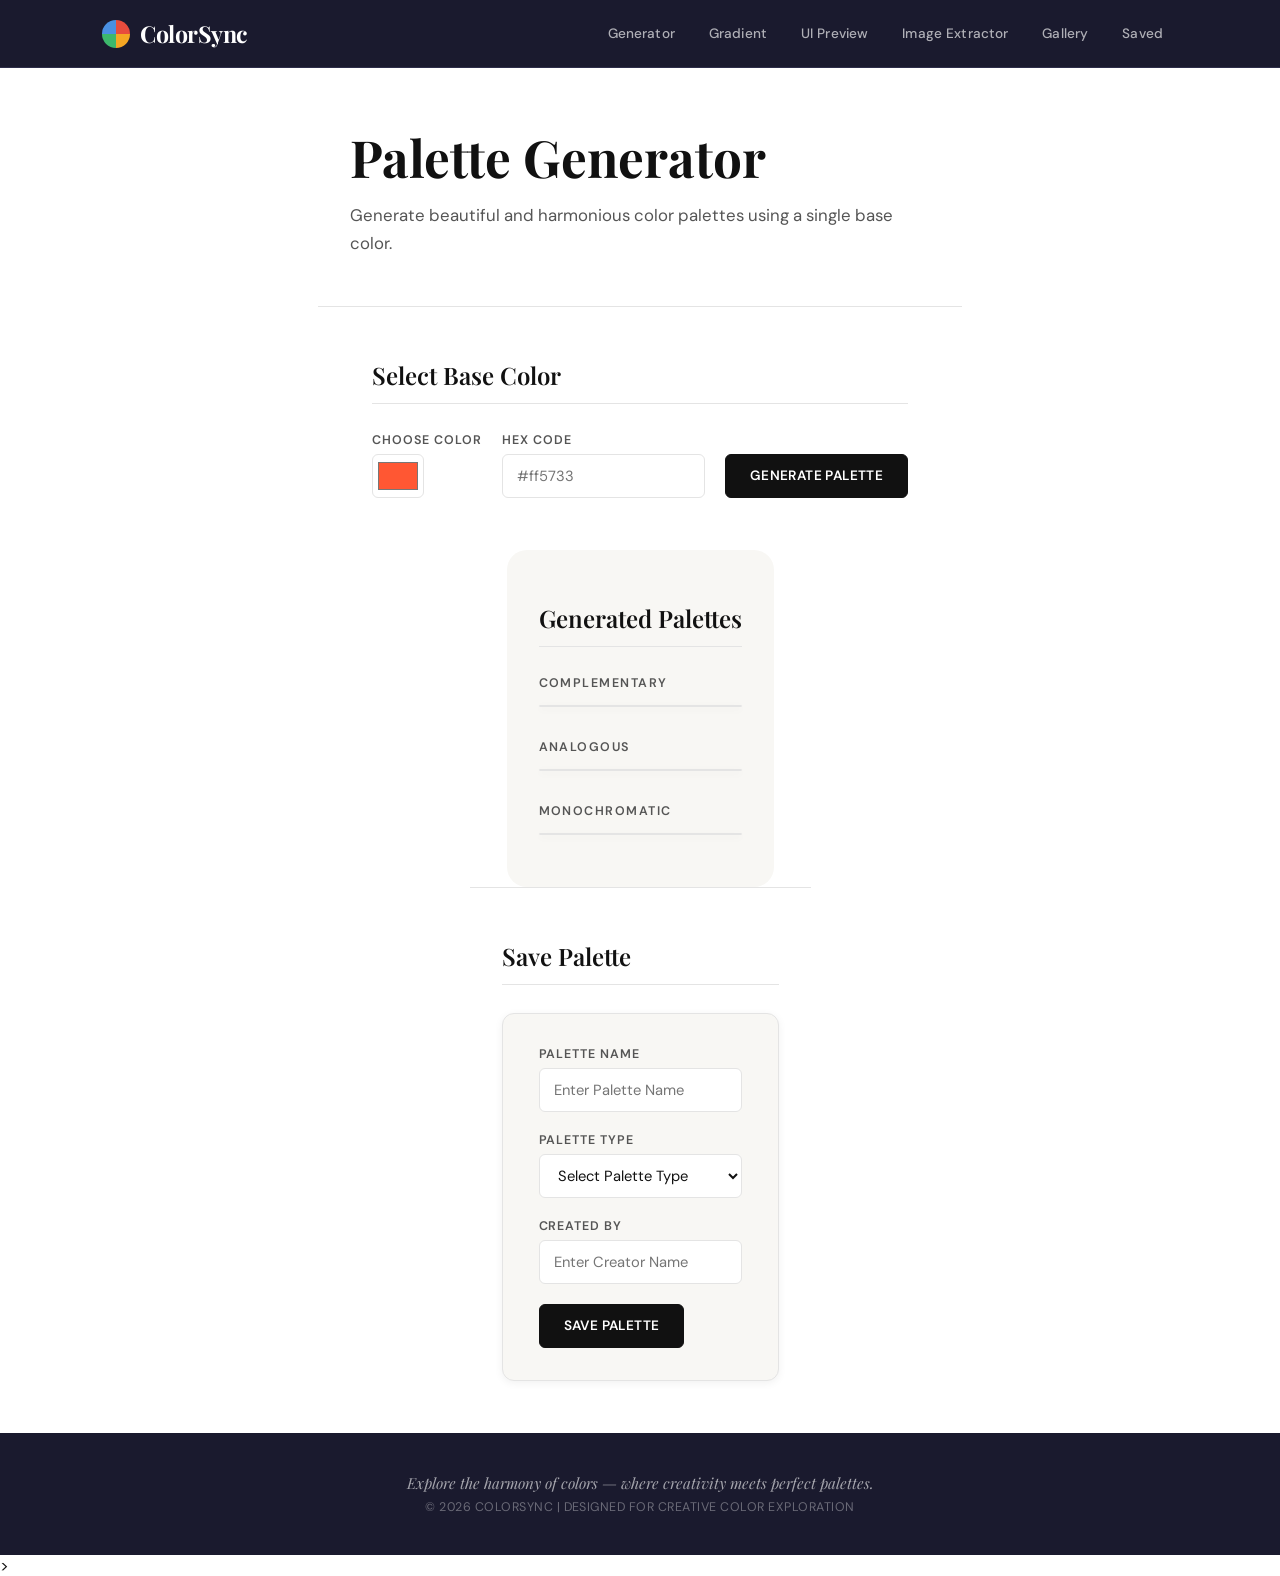
<file: index.html>
<!DOCTYPE html>
<html lang="en">
<head>
    <meta charset="UTF-8">
    <meta name="viewport" content="width=device-width, initial-scale=1.0">
    <title>ColorSync | Palette Generator</title>
    <link rel="stylesheet" href="style.css">
    <link rel="icon" href="data:image/svg+xml,<svg xmlns=%22http://www.w3.org/2000/svg%22 viewBox=%220 0 100 100%22><text y=%22.9em%22 font-size=%2290%22>🎨</text></svg>">
</head>
<body>

    <!--HEADER / NAVIGATION-->
    <header class="main-header">
        <div class="nav-container">

            <div class="logo">
                <span class="logo-graphic"></span>
                ColorSync
            </div>

            <nav class="nav-menu">
                <a href="index.html">Generator</a>
                <a href="gradient.html">Gradient</a>
                <a href="lightdark.html">UI Preview</a>
                <a href="image.html">Image Extractor</a>
                <a href="gallery.html">Gallery</a>
                <a href="saved.html">Saved</a>
            </nav>

        </div>
    </header>


    <!--PAGE INTRO-->
    <section class="page-intro">
        <h1>Palette Generator</h1>
        <p>Generate beautiful and harmonious color palettes using a single base color.</p>
    </section>


    <!--COLOR GENERATOR SECTION-->
    <section class="generator-section">
        <h2>Select Base Color</h2>
        <div class="generator-controls">

            <div class="input-group">
                <label for="colorPicker">Choose Color</label>
                <input type="color" id="colorPicker" value="#ff5733">
            </div>

            <div class="input-group">
                <label for="hexInput">HEX Code</label>
                <input type="text" id="hexInput"placeholder="#ff5733">
            </div>

            <button id="generatePaletteButton">Generate Palette</button>

        </div>
    </section>


    <!--GENERATED PALETTES-->
    <section class="palette-display-section">
        <h2>Generated Palettes</h2>

        <!--COMPLEMENTARY PALETTE-->
        <div class="palette-section">
            <h3>Complementary</h3>
            <div id="complementaryPalette"></div>
        </div>

        <!--ANALOGOUS PALETTE-->
        <div class="palette-section">
            <h3>Analogous</h3>
            <div id="analogousPalette"></div>
        </div>

        <!--MONOCHROMATIC PALETTE-->
        <div class="palette-section">
            <h3>Monochromatic</h3>
            <div id="monochromaticPalette"></div>
        </div>

    </section>


    <!--SAVE PALETTE FORM-->
    <section class="form-section">
        <h2>Save Palette</h2>
        <form id="paletteForm">

            <div class="form-group">
                <label for="paletteName">Palette Name</label>
                <input type="text" id="paletteName" placeholder="Enter Palette Name" required>
            </div>

            <div class="form-group">
                <label for="paletteCategory">Palette Type</label>
                <select id="paletteCategory" required>
                    <option value="">Select Palette Type</option>
                    <option value="complementary">Complementary</option>
                    <option value="analogous">Analogous</option>
                    <option value="monochromatic">Monochromatic</option>
                </select>
            </div>
            
            <div class="form-group">
                <label for="creatorName">Created By</label>
                <input type="text" id="creatorName" placeholder="Enter Creator Name" required>
            </div>

            <button type="submit" id="savePaletteButton">Save Palette</button>

        </form>
    </section>


    <!--TOAST NOTIFICATION-->
    <div id="toast"></div>


    <!--FOOTER-->
    <footer class="main-footer">
        <p class="footer-text">Explore the harmony of colors — where creativity meets perfect palettes.</p>
        <p class="copyright">&copy; 2026 ColorSync | Designed for creative color exploration</p>
    </footer>


    <!--JAVASCRIPT-->
    <script src="index.js"></script>

</body>
</html>>
</file>
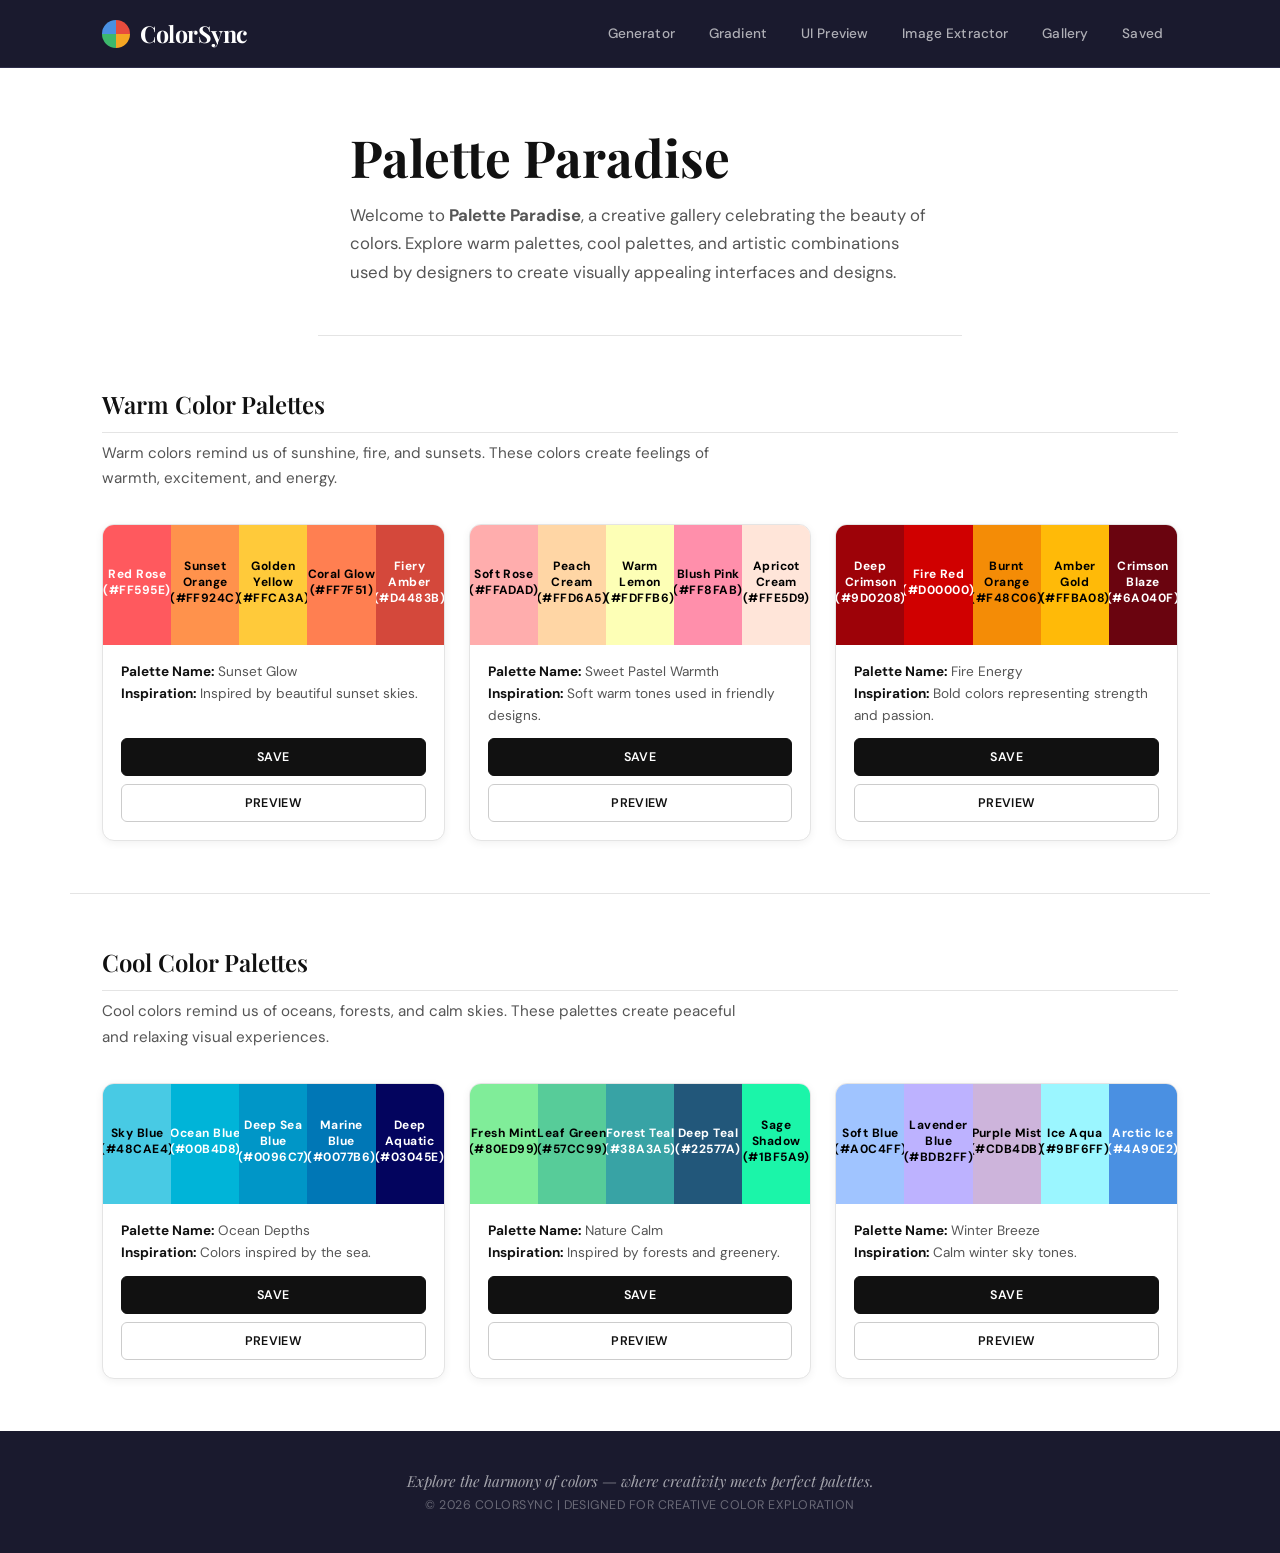
<file: gallery.html>
<!DOCTYPE html>
<html lang="en">
<head>
    <meta charset="UTF-8">
    <meta name="viewport" content="width=device-width, initial-scale=1.0">
    <title>Palette Paradise | ColorSync</title>
    <link rel="stylesheet" href="style.css">
    <link rel="icon" href="data:image/svg+xml,<svg xmlns=%22http://www.w3.org/2000/svg%22 viewBox=%220 0 100 100%22><text y=%22.9em%22 font-size=%2290%22>🎨</text></svg>">
</head>
<body>

    <!--HEADER / NAVIGATION-->
    <header class="main-header">
        <div class="nav-container">

            <div class="logo">
                <span class="logo-graphic"></span>
                ColorSync
            </div>

            <nav class="nav-menu">
                <a href="index.html">Generator</a>
                <a href="gradient.html">Gradient</a>
                <a href="lightdark.html">UI Preview</a>
                <a href="image.html">Image Extractor</a>
                <a href="gallery.html">Gallery</a>
                <a href="saved.html">Saved</a>
            </nav>

        </div>
    </header>


    <!--MAIN CONTENT-->
    <main class="content-wrapper">

        <!--PAGE INTRO-->
        <section class="intro-section">
            <h1 class="bright-heading">Palette Paradise</h1>
            <p>Welcome to <strong>Palette Paradise</strong>, a creative gallery celebrating the beauty of colors. Explore warm palettes, cool palettes, and artistic combinations used by designers to create visually appealing interfaces and designs.</p>
        </section>

        <!--WARM COLOR PALETTES-->
        <section class="palette-group">
            <h2>Warm Color Palettes</h2>
            <p>Warm colors remind us of sunshine, fire, and sunsets. These colors create feelings of warmth, excitement, and energy.</p>

            <!-- Palette Grid -->
            <div class="palette-grid">

                <!--PALETTE CARD 1-->
                <article class="palette-card">
                    <div class="color-swatch-container">
                        <div class="swatch" style="background-color: #FF595E;" data-color="#FF595E">Red Rose (#FF595E)</div>
                        <div class="swatch" style="background-color: #FF924C;" data-color="#FF924C">Sunset Orange (#FF924C)</div>
                        <div class="swatch" style="background-color: #FFCA3A;" data-color="#FFCA3A">Golden Yellow (#FFCA3A)</div>
                        <div class="swatch" style="background-color: #FF7F51;" data-color="#FF7F51">Coral Glow (#FF7F51)</div>
                        <div class="swatch" style="background-color: #D4483B;" data-color="#D4483B">Fiery Amber (#D4483B)</div>
                    </div>
                    <div class="palette-info">
                        <strong>Palette Name:</strong>
                        Sunset Glow
                        <br>
                        <span>
                            <strong>Inspiration:</strong>
                            Inspired by beautiful sunset skies.
                        </span>
                    </div>
                    <button class="btn-save" onclick="savePalette(this)">Save</button>
                    <button class="btn-preview" onclick="previewPalette(this)">Preview</button>
                </article>

                <!--PALETTE CARD 2-->
                <article class="palette-card">
                    <div class="color-swatch-container">
                        <div class="swatch" style="background-color: #FFADAD;" data-color="#FFADAD">Soft Rose (#FFADAD)</div>
                        <div class="swatch" style="background-color: #FFD6A5;" data-color="#FFD6A5">Peach Cream (#FFD6A5)</div>
                        <div class="swatch" style="background-color: #FDFFB6;" data-color="#FDFFB6">Warm Lemon (#FDFFB6)</div>
                        <div class="swatch" style="background-color: #FF8FAB;" data-color="#FF8FAB">Blush Pink (#FF8FAB)</div>
                        <div class="swatch" style="background-color: #FFE5D9;" data-color="#FFE5D9">Apricot Cream (#FFE5D9)</div>
                    </div>
                    <div class="palette-info">
                        <strong>Palette Name:</strong>
                        Sweet Pastel Warmth
                        <br>
                        <span>
                            <strong>Inspiration:</strong>
                            Soft warm tones used in friendly designs.
                        </span>
                    </div>
                    <button class="btn-save" onclick="savePalette(this)">Save</button>
                    <button class="btn-preview" onclick="previewPalette(this)">Preview</button>
                </article>

                <!--PALETTE CARD 3-->
                <article class="palette-card">
                    <div class="color-swatch-container">
                        <div class="swatch" style="background-color: #9D0208;" data-color="#9D0208">Deep Crimson (#9D0208)</div>
                        <div class="swatch" style="background-color: #D00000;" data-color="#D00000">Fire Red (#D00000)</div>
                        <div class="swatch" style="background-color: #F48C06;" data-color="#F48C06">Burnt Orange (#F48C06)</div>
                        <div class="swatch" style="background-color: #FFBA08;" data-color="#FFBA08">Amber Gold (#FFBA08)</div>
                        <div class="swatch" style="background-color: #6A040F;" data-color="#6A040F">Crimson Blaze (#6A040F)</div>
                    </div>
                    <div class="palette-info">
                        <strong>Palette Name:</strong>
                        Fire Energy
                        <br>
                        <span>
                            <strong>Inspiration:</strong>
                            Bold colors representing strength and passion.
                        </span>
                    </div>
                    <button class="btn-save" onclick="savePalette(this)">Save</button>
                    <button class="btn-preview" onclick="previewPalette(this)">Preview</button>
                </article>
            </div>
        </section>

        <!--COOL COLOR PALETTES-->
        <section class="palette-group">
            <h2>Cool Color Palettes</h2>
            <p>Cool colors remind us of oceans, forests, and calm skies. These palettes create peaceful and relaxing visual experiences.</p>

            <!-- Palette Grid -->
            <div class="palette-grid">

                <!--PALETTE CARD 4-->
                <article class="palette-card">
                    <div class="color-swatch-container">
                        <div class="swatch" style="background-color: #48CAE4;" data-color="#48CAE4">Sky Blue (#48CAE4)</div>
                        <div class="swatch" style="background-color: #00B4D8;" data-color="#00B4D8">Ocean Blue (#00B4D8)</div>
                        <div class="swatch" style="background-color: #0096C7;" data-color="#0096C7">Deep Sea Blue (#0096C7)</div>
                        <div class="swatch" style="background-color: #0077B6;" data-color="#0077B6">Marine Blue (#0077B6)</div>
                        <div class="swatch" style="background-color: #03045E;" data-color="#03045E">Deep Aquatic (#03045E)</div>
                    </div>
                    <div class="palette-info">
                        <strong>Palette Name:</strong>
                        Ocean Depths
                        <br>
                        <span>
                            <strong>Inspiration:</strong>
                            Colors inspired by the sea.
                        </span>
                    </div>
                    <button class="btn-save" onclick="savePalette(this)">Save</button>
                    <button class="btn-preview" onclick="previewPalette(this)">Preview</button>
                </article>

                <!--PALETTE CARD 5-->
                <article class="palette-card">
                    <div class="color-swatch-container">
                        <div class="swatch" style="background-color: #80ED99;" data-color="#80ED99">Fresh Mint (#80ED99)</div>
                        <div class="swatch" style="background-color: #57CC99;" data-color="#57CC99">Leaf Green (#57CC99)</div>
                        <div class="swatch" style="background-color: #38A3A5;" data-color="#38A3A5">Forest Teal (#38A3A5)</div>
                        <div class="swatch" style="background-color: #22577A;" data-color="#22577A">Deep Teal (#22577A)</div>
                        <div class="swatch" style="background-color: #1BF5A9;" data-color="#1BF5A9">Sage Shadow (#1BF5A9)</div>
                    </div>
                    <div class="palette-info">
                        <strong>Palette Name:</strong>
                        Nature Calm
                        <br>
                        <span>
                            <strong>Inspiration:</strong>
                            Inspired by forests and greenery.
                        </span>
                    </div>
                    <button class="btn-save" onclick="savePalette(this)">Save</button>
                    <button class="btn-preview" onclick="previewPalette(this)">Preview</button>
                </article>

                <!--PALETTE CARD 6-->
                <article class="palette-card">
                    <div class="color-swatch-container">
                        <div class="swatch" style="background-color: #A0C4FF;" data-color="#A0C4FF">Soft Blue (#A0C4FF)</div>
                        <div class="swatch" style="background-color: #BDB2FF;" data-color="#BDB2FF">Lavender Blue (#BDB2FF)</div>
                        <div class="swatch" style="background-color: #CDB4DB;" data-color="#CDB4DB">Purple Mist (#CDB4DB)</div>
                        <div class="swatch" style="background-color: #9BF6FF;" data-color="#9BF6FF">Ice Aqua (#9BF6FF)</div>
                        <div class="swatch" style="background-color: #4A90E2;" data-color="#4A90E2">Arctic Ice (#4A90E2)</div>
                    </div>
                    <div class="palette-info">
                        <strong>Palette Name:</strong>
                        Winter Breeze
                        <br>
                        <span>
                            <strong>Inspiration:</strong>
                            Calm winter sky tones.
                        </span>
                    </div>
                    <button class="btn-save" onclick="savePalette(this)">Save</button>
                    <button class="btn-preview" onclick="previewPalette(this)">Preview</button>
                </article>
            </div>
        </section>

    </main>


    <!--FOOTER-->
    <footer class="main-footer">
        <p class="footer-text">Explore the harmony of colors — where creativity meets perfect palettes.</p>
        <p class="copyright">&copy; 2026 ColorSync | Designed for creative color exploration</p>
    </footer>

    <!--JAVASCRIPT-->
    <script src="gallery.js"></script>

</body>
</html>
</file>
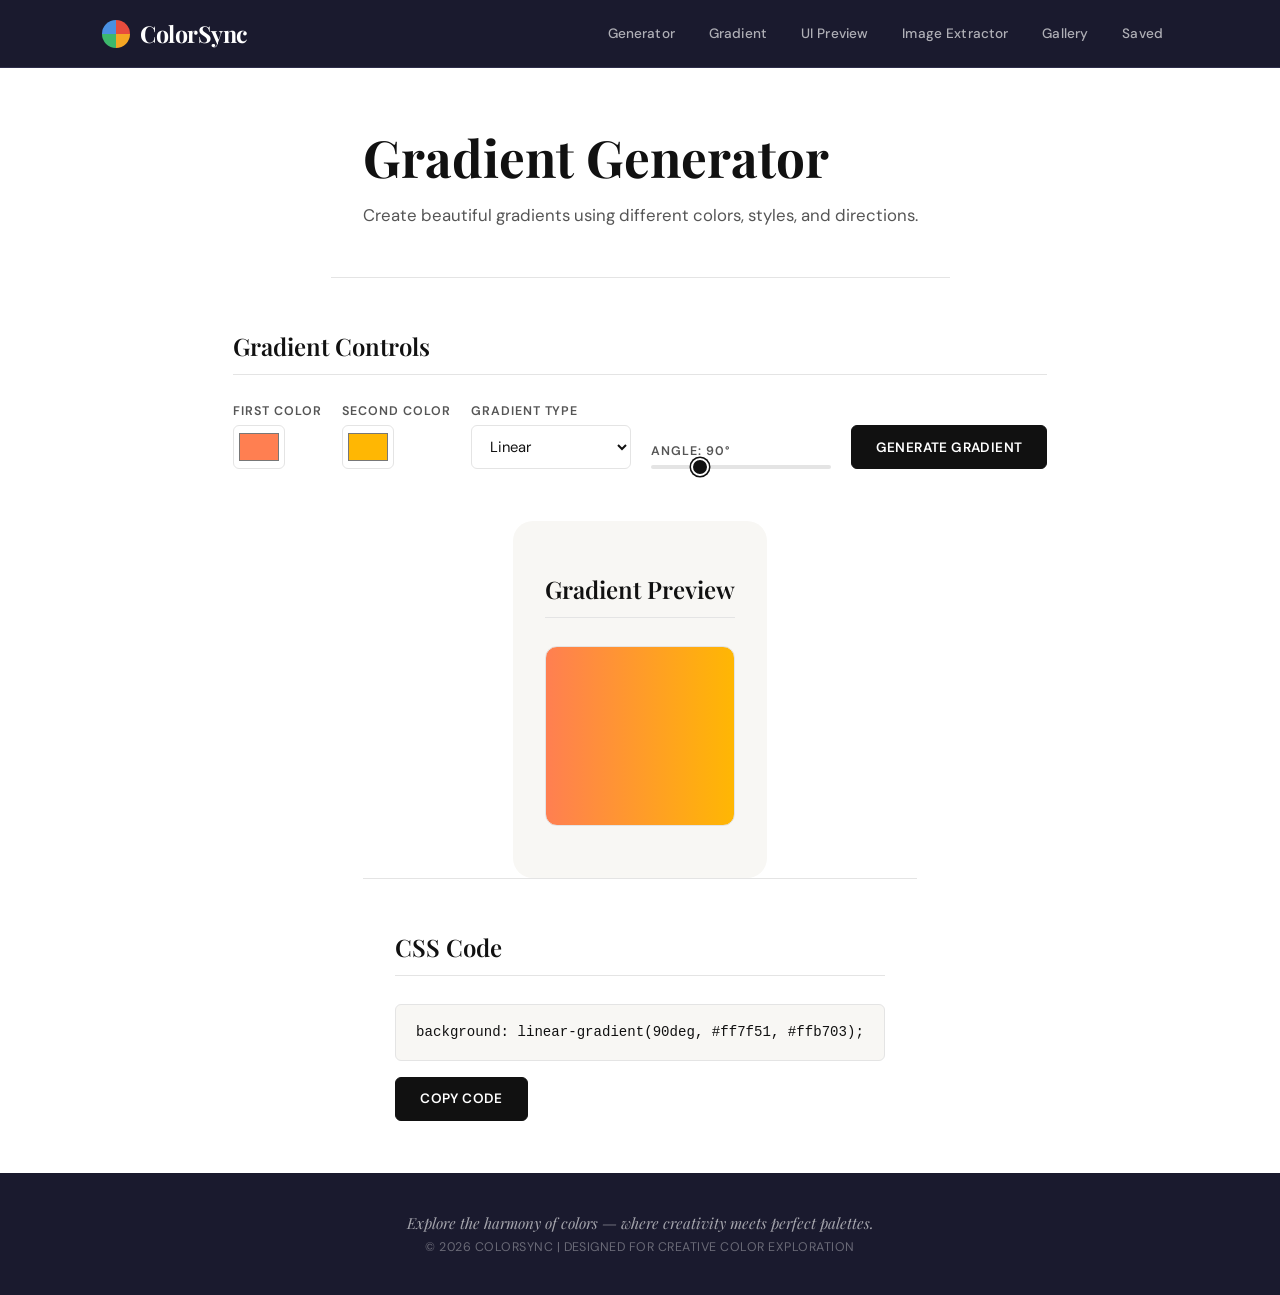
<file: gradient.html>
<!DOCTYPE html>
<html lang="en">
<head>
    <meta charset="UTF-8">
    <meta name="viewport" content="width=device-width, initial-scale=1.0">
    <title>ColorSync | Gradient Generator</title>
    <link rel="stylesheet" href="style.css">
    <link rel="icon" href="data:image/svg+xml,<svg xmlns=%22http://www.w3.org/2000/svg%22 viewBox=%220 0 100 100%22><text y=%22.9em%22 font-size=%2290%22>🎨</text></svg>">
</head>
<body>

    <!--HEADER / NAVIGATION-->
    <header class="main-header">
        <div class="nav-container">

            <div class="logo">
                <span class="logo-graphic"></span>
                ColorSync
            </div>

            <nav class="nav-menu">
                <a href="index.html">Generator</a>
                <a href="gradient.html">Gradient</a>
                <a href="lightdark.html">UI Preview</a>
                <a href="image.html">Image Extractor</a>
                <a href="gallery.html">Gallery</a>
                <a href="saved.html">Saved</a>
            </nav>
        </div>
    </header>


    <!--PAGE INTRO-->
    <section class="page-intro">
        <h1>Gradient Generator</h1>
        <p>Create beautiful gradients using different colors, styles, and directions.</p>
    </section>


    <!--GRADIENT CONTROLS-->
    <section class="generator-section">
        <h2>Gradient Controls</h2>
        <div class="generator-controls">

            <div class="input-group">
                <label for="color1">First Color</label>
                <input type="color" id="color1" value="#ff7f51">
            </div>

            <div class="input-group">
                <label for="color2">Second Color</label>
                <input type="color" id="color2" value="#ffb703">
            </div>

            <div class="input-group">
                <label for="gradientType">Gradient Type</label>
                <select id="gradientType">
                    <option value="linear">Linear</option>
                    <option value="radial">Radial</option>
                </select>
            </div>

            <div class="input-group">
                <label for="angleSlider">
                    Angle:
                    <span id="angleValue">90</span>°
                </label>
                <input type="range" id="angleSlider" min="0" max="360" value="90">
            </div>
            
            <button id="generateGradientButton">Generate Gradient</button>

        </div>
    </section>


    <!--GRADIENT PREVIEW-->
    <section class="preview-section-wrapper">
        <h2>Gradient Preview</h2>
        <div id="gradientPreview"></div>
    </section>

    
    <!--CSS OUTPUT-->
    <section class="css-section">
        <h2>CSS Code</h2>
        <p id="cssCode">linear-gradient(to right, #000000, #ffffff)</p>
        <button id="copyCodeButton">Copy Code</button>
    </section>


    <!--TOAST NOTIFICATION-->
    <div id="toast"></div>


    <!--FOOTER-->
    <footer class="main-footer">
        <p class="footer-text">Explore the harmony of colors — where creativity meets perfect palettes.</p>
        <p class="copyright">&copy; 2026 ColorSync | Designed for creative color exploration</p>
    </footer>


    <!--JAVASCRIPT-->
    <script src="gradient.js"></script>

</body>
</html>
</file>
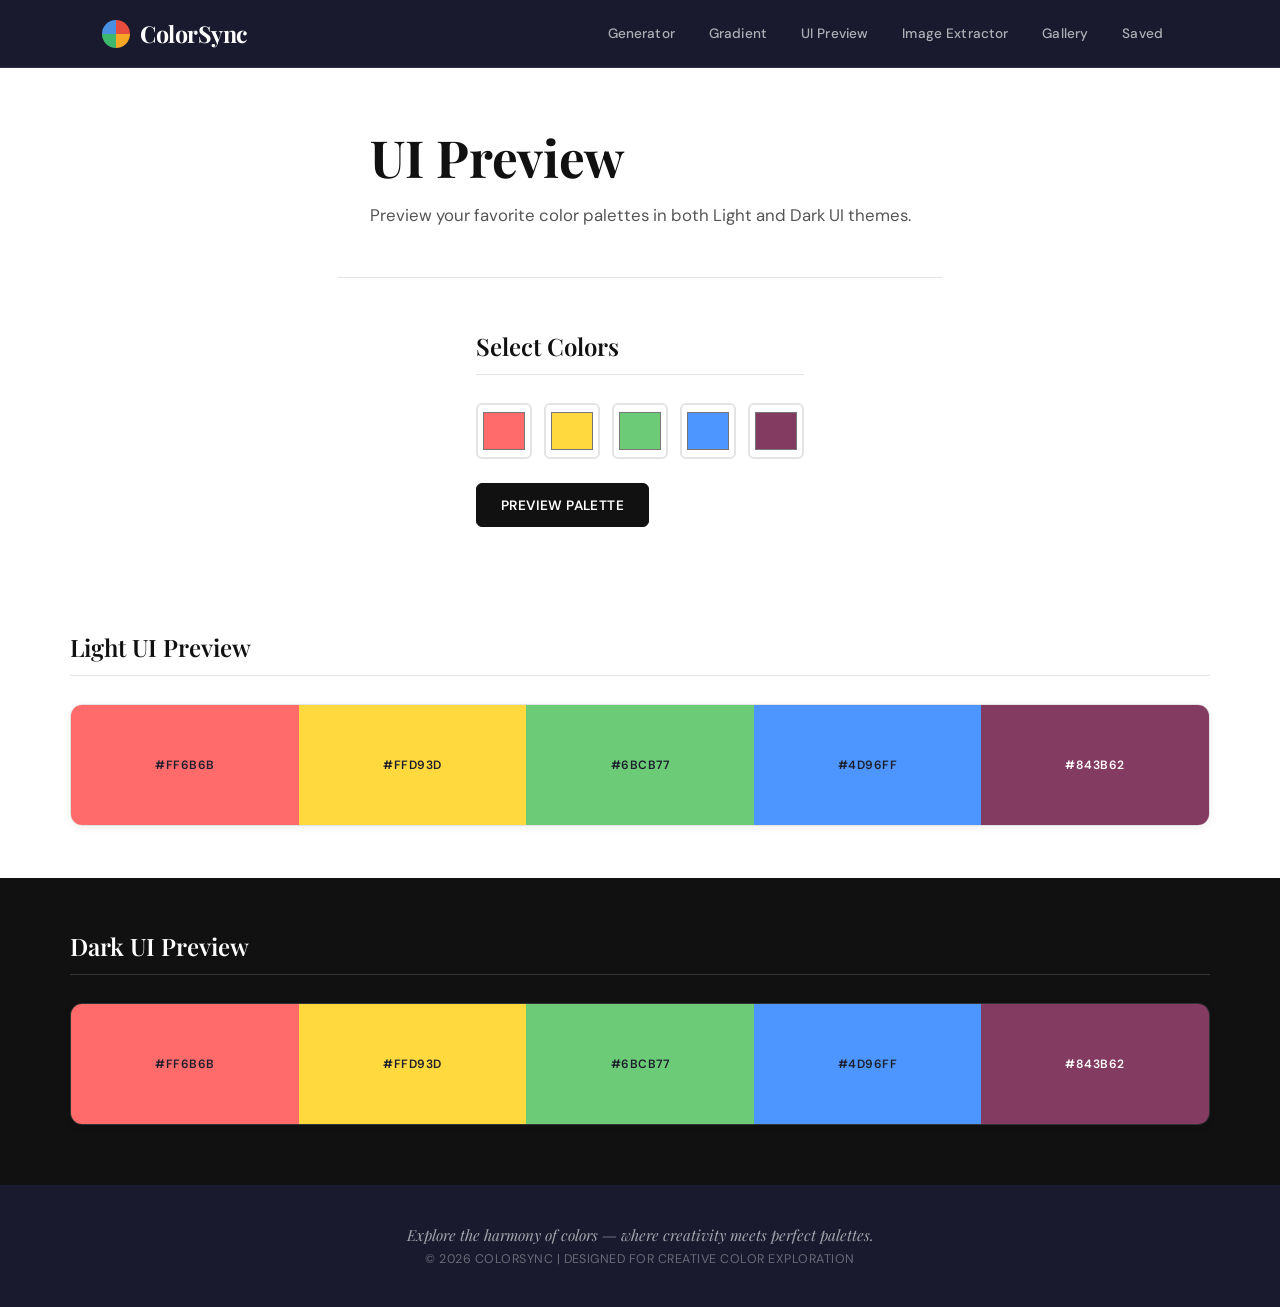
<file: lightdark.html>
<!DOCTYPE html>
<html lang="en">
<head>
    <meta charset="UTF-8">
    <meta name="viewport" content="width=device-width, initial-scale=1.0">
    <title>ColorSync | UI Preview</title>
    <link rel="stylesheet" href="style.css">
    <link rel="icon" href="data:image/svg+xml,<svg xmlns=%22http://www.w3.org/2000/svg%22 viewBox=%220 0 100 100%22><text y=%22.9em%22 font-size=%2290%22>🎨</text></svg>">
</head>
<body>

    <!--HEADER / NAVIGATION-->
    <header class="main-header">
        <div class="nav-container">

            <div class="logo">
                <span class="logo-graphic"></span>
                ColorSync
            </div>

            <nav class="nav-menu">
                <a href="index.html">Generator</a>
                <a href="gradient.html">Gradient</a>
                <a href="lightdark.html">UI Preview</a>
                <a href="image.html">Image Extractor</a>
                <a href="gallery.html">Gallery</a>
                <a href="saved.html">Saved</a>
            </nav>

        </div>
    </header>


    <!--MAIN CONTENT-->
    <main class="content-wrapper">

        <!--PAGE INTRO-->
        <section class="intro-section">
            <h1>UI Preview</h1>
            <p>Preview your favorite color palettes in both Light and Dark UI themes.</p>
        </section>

        <!--COLOR INPUT SECTION-->
        <section class="input-section">
            <h2>Select Colors</h2>
            <div class="color-input-wrapper">
                <input type="color" class="colorInput" value="#FF6B6B" aria-label="Color 1">
                <input type="color" class="colorInput" value="#FFD93D" aria-label="Color 2">
                <input type="color" class="colorInput" value="#6BCB77" aria-label="Color 3">
                <input type="color" class="colorInput" value="#4D96FF" aria-label="Color 4">
                <input type="color" class="colorInput" value="#843B62" aria-label="Color 5">
            </div>

            <!-- Preview Button -->
            <button id="previewBtn">Preview Palette</button>
        </section>


        <!--LIGHT MODE PREVIEW-->
        <section class="preview-section">
            <h2>Light UI Preview</h2>
            <div class="palette light" id="lightPalette">
                <div class="colorBox"></div>
                <div class="colorBox"></div>
                <div class="colorBox"></div>
                <div class="colorBox"></div>
                <div class="colorBox"></div>
            </div>
        </section>

        <!--DARK MODE PREVIEW-->
        <section class="preview-section darkPreview">
            <h2>Dark UI Preview</h2>
            <div class="palette dark" id="darkPalette">
                <div class="colorBox"></div>
                <div class="colorBox"></div>
                <div class="colorBox"></div>
                <div class="colorBox"></div>
                <div class="colorBox"></div>
            </div>
        </section>
    </main>

    <!--FOOTER-->
    <footer class="main-footer">
        <p class="footer-text">Explore the harmony of colors — where creativity meets perfect palettes.</p>
        <p class="copyright">&copy; 2026 ColorSync | Designed for creative color exploration</p>
    </footer>

    <!--JAVASCRIPT-->
    <script src="lightdark.js"></script>

</body>
</html>
</file>
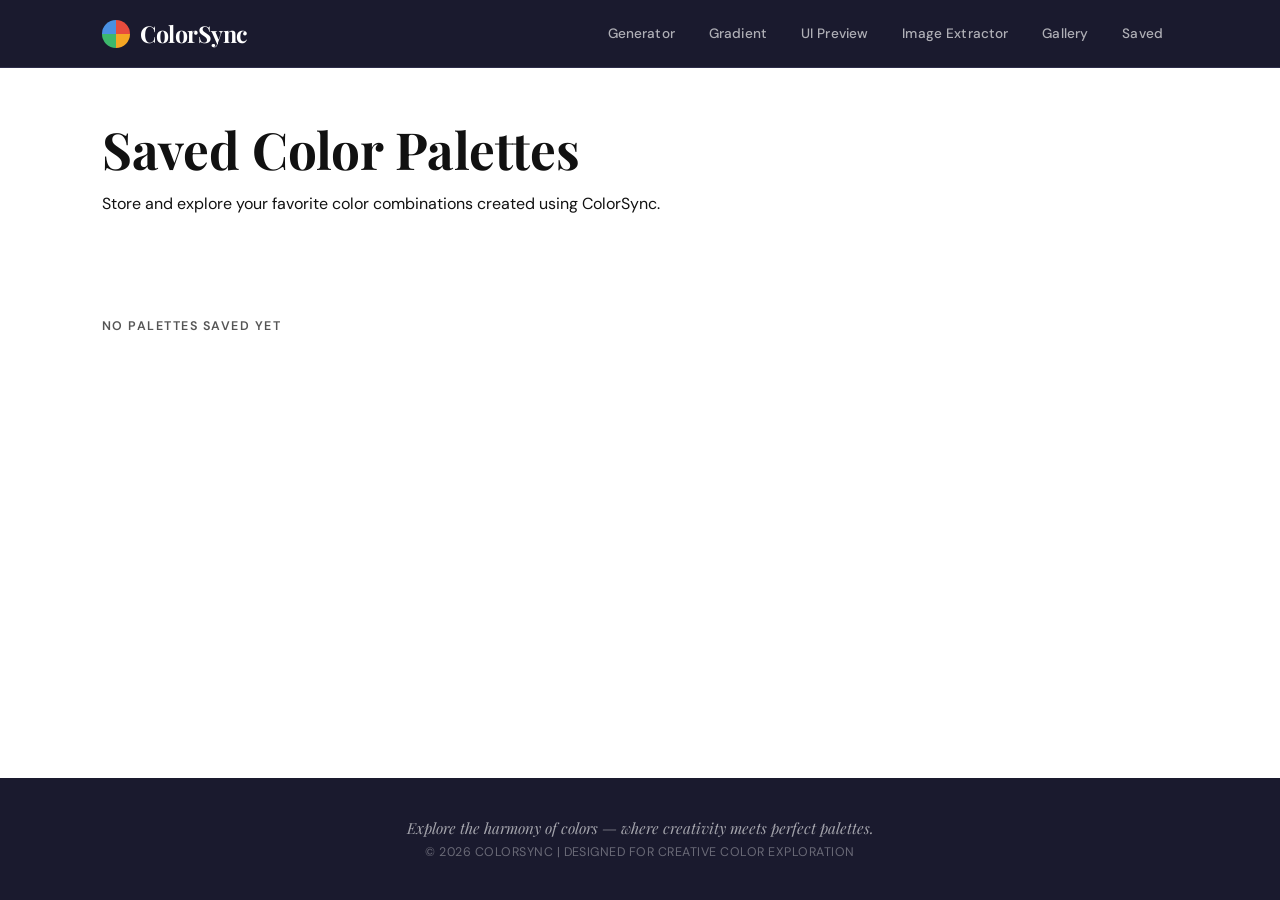
<file: saved.html>
<!DOCTYPE html>
<html lang="en">
<head>
    <meta charset="UTF-8">
    <meta name="viewport" content="width=device-width, initial-scale=1.0">
    <title>Saved Color Palettes | ColorSync</title>
    <link rel="stylesheet" href="style.css">
    <link rel="icon" href="data:image/svg+xml,<svg xmlns=%22http://www.w3.org/2000/svg%22 viewBox=%220 0 100 100%22><text y=%22.9em%22 font-size=%2290%22>🎨</text></svg>">
</head>
<body>

    <!--HEADER / NAVIGATION-->
    <header class="main-header">
        <div class="nav-container">

            <div class="logo">
                <span class="logo-graphic"></span>
                ColorSync
            </div>

            <nav class="nav-menu">
                <a href="index.html">Generator</a>
                <a href="gradient.html">Gradient</a>
                <a href="lightdark.html">UI Preview</a>
                <a href="image.html">Image Extractor</a>
                <a href="gallery.html">Gallery</a>
                <a href="saved.html">Saved</a>
            </nav>

        </div>
    </header>


    <!--MAIN CONTENT-->
    <main>

        <!--PAGE INTRO-->
        <section>
            <h1>Saved Color Palettes</h1>
            <p>Store and explore your favorite color combinations created using ColorSync.</p>
        </section>

        <!--SAVED PALETTES CONTAINER-->
        <section id="saved-palettes-section">

            <!-- Palettes will be inserted dynamically -->
            <div id="saved-palettes"></div>
        </section>

    </main>


    <!--FOOTER-->
    <footer class="main-footer">
        <p class="footer-text">Explore the harmony of colors — where creativity meets perfect palettes.</p>
        <p class="copyright">&copy; 2026 ColorSync | Designed for creative color exploration</p>
    </footer>


    <!--JAVASCRIPT-->
    <script src="saved.js"></script>

</body>
</html>
</file>
<file: style.css>
@import url('https://fonts.googleapis.com/css2?family=Playfair+Display:ital,wght@0,600;0,700;1,400&family=DM+Sans:wght@300;400;500;600&display=swap');

/*TOKENS*/
:root {
  --white:        #ffffff;
  --off-white:    #f8f7f4;
  --ink:          #111111;
  --ink-muted:    #555555;
  --ink-faint:    #aaaaaa;
  --accent:       #e84c3d;        
  --accent-2:     #f5a623;        
  --border:       #e4e4e4;
  --border-dark:  #cccccc;
  --radius-sm:    6px;
  --radius-md:    12px;
  --radius-lg:    20px;
  --shadow-sm:    0 2px 8px rgba(0,0,0,.06);
  --shadow-md:    0 6px 24px rgba(0,0,0,.10);
  --shadow-lg:    0 16px 48px rgba(0,0,0,.14);
  --font-display: 'Playfair Display', Georgia, serif;
  --font-body:    'DM Sans', sans-serif;
  --nav-h:        68px;
  --section-gap:  80px;
  --max-w:        1140px;
}

/*RESET*/
*, *::before, *::after { box-sizing: border-box; margin: 0; padding: 0; }
html { scroll-behavior: smooth; }
body {
  font-family: var(--font-body);
  background: var(--white);
  color: var(--ink);
  min-height: 100vh;
  display: flex;
  flex-direction: column;
  -webkit-font-smoothing: antialiased;
}
img { display: block; max-width: 100%; }
a { color: inherit; text-decoration: none; }
button { cursor: pointer; font-family: var(--font-body); }
input, select, textarea { font-family: var(--font-body); }

/*HEADER / NAV*/
.main-header {
  position: sticky;
  top: 0;
  z-index: 100;
  background: #1a1a2e;
  border-bottom: 1.5px solid #2e2e4a;
  height: var(--nav-h);
}
.nav-container {
  max-width: var(--max-w);
  margin: 0 auto;
  padding: 0 32px;
  height: 100%;
  display: flex;
  align-items: center;
  justify-content: space-between;
  gap: 24px;
}

/*Logo*/
.logo {
  font-family: var(--font-display);
  font-size: 1.45rem;
  font-weight: 700;
  letter-spacing: -.5px;
  color: #ffffff;
  display: flex;
  align-items: center;
  gap: 10px;
  white-space: nowrap;
}
.logo-graphic {
  display: inline-block;
  width: 28px;
  height: 28px;
  border-radius: 50%;
  background: conic-gradient(
    #e84c3d 0deg 90deg,
    #f5a623 90deg 180deg,
    #3db86c 180deg 270deg,
    #4a90e2 270deg 360deg
  );
  flex-shrink: 0;
}

/*Nav links*/
.nav-menu {
  display: flex;
  align-items: center;
  gap: 4px;
}
.nav-menu a {
  font-size: .85rem;
  font-weight: 500;
  color: rgba(255,255,255,.65);
  padding: 6px 14px;
  border-radius: 30px;
  border: 1.5px solid transparent;
  transition: color .2s, border-color .2s, background .2s;
  letter-spacing: .01em;
  white-space: nowrap;
}
.nav-menu a:hover,
.nav-menu a.active {
  color: #ffffff;
  border-color: rgba(255,255,255,.3);
  background: rgba(255,255,255,.1);
}

/*PAGE INTRO / HERO STRIP*/
.page-intro,
.intro-section {
  max-width: var(--max-w);
  margin: 60px auto 0;
  padding: 0 32px 48px;
  border-bottom: 1.5px solid var(--border);
}
.page-intro h1,
.intro-section h1,
.bright-heading {
  font-family: var(--font-display);
  font-size: clamp(2rem, 4vw, 3.2rem);
  font-weight: 700;
  line-height: 1.15;
  color: var(--ink);
  margin-bottom: 14px;
  text-align: left;
}
.page-intro p,
.intro-section p {
  font-size: 1.05rem;
  color: var(--ink-muted);
  max-width: 580px;
  line-height: 1.7;
  text-align: left;
}

/*SECTION SHARED*/
section {
  max-width: var(--max-w);
  margin: 0 auto;
  padding: 52px 32px;
}
section h2 {
  font-family: var(--font-display);
  font-size: 1.5rem;
  font-weight: 600;
  color: var(--ink);
  margin-bottom: 28px;
  padding-bottom: 12px;
  border-bottom: 1.5px solid var(--border);
}
section h3 {
  font-size: .78rem;
  font-weight: 600;
  text-transform: uppercase;
  letter-spacing: .12em;
  color: var(--ink-muted);
  margin-bottom: 14px;
}

/*GENERATOR CONTROLS*/
.generator-section { background: var(--white); }
.generator-controls {
  display: flex;
  flex-direction: column;
  align-items: flex-start;
  gap: 20px;
}
/*On the palette generator page (index) keep row layout*/
.generator-section:not(.gradient-controls-section) .generator-controls {
  flex-direction: row;
  flex-wrap: wrap;
  align-items: flex-end;
}
.input-group {
  display: flex;
  flex-direction: column;
  gap: 6px;
}
.input-group label {
  font-size: .78rem;
  font-weight: 600;
  text-transform: uppercase;
  letter-spacing: .08em;
  color: var(--ink-muted);
}

/*Text inputs*/
.generator-controls input[type="text"],
.generator-controls select,
.input-section input[type="text"],
.input-section select {
  height: 44px;
  padding: 0 14px;
  border: 1.5px solid var(--border);
  border-radius: var(--radius-sm);
  font-size: .92rem;
  color: var(--ink);
  background: var(--white);
  transition: border-color .2s;
  min-width: 160px;
}
.generator-controls input[type="text"]:focus,
.generator-controls select:focus {
  outline: none;
  border-color: var(--accent);
}

/*Color picker*/
input[type="color"] {
  width: 52px;
  height: 44px;
  border: 1.5px solid var(--border);
  border-radius: var(--radius-sm);
  padding: 3px;
  background: var(--white);
  cursor: pointer;
  transition: border-color .2s, box-shadow .2s;
}
input[type="color"]:hover { border-color: var(--ink-muted); }

/*Range slider*/
input[type="range"] {
  -webkit-appearance: none;
  appearance: none;
  width: 180px;
  height: 4px;
  border-radius: 2px;
  background: var(--border);
  outline: none;
  cursor: pointer;
}
input[type="range"]::-webkit-slider-thumb {
  -webkit-appearance: none;
  width: 18px;
  height: 18px;
  border-radius: 50%;
  background: var(--ink);
  border: 2px solid var(--white);
  box-shadow: 0 0 0 1.5px var(--ink);
  transition: background .15s;
}
input[type="range"]::-webkit-slider-thumb:hover { background: var(--accent); box-shadow: 0 0 0 1.5px var(--accent); }

/*BUTTONS*/
button,
.btn-save,
.btn-preview,
#generatePaletteButton,
#generateGradientButton,
#savePaletteButton,
#previewBtn,
#copyCodeButton,
#uploadBtn {
  display: inline-flex;
  align-items: center;
  justify-content: center;
  gap: 8px;
  height: 44px;
  padding: 0 24px;
  border-radius: var(--radius-sm);
  border: 1.5px solid var(--ink);
  background: var(--ink);
  color: var(--white);
  font-size: .85rem;
  font-weight: 600;
  letter-spacing: .03em;
  text-transform: uppercase;
  transition: background .2s, color .2s, box-shadow .2s, transform .1s;
  white-space: nowrap;
}
button:hover,
.btn-save:hover,
.btn-preview:hover,
#generatePaletteButton:hover,
#generateGradientButton:hover,
#savePaletteButton:hover,
#previewBtn:hover,
#copyCodeButton:hover,
#uploadBtn:hover {
  background: var(--accent);
  border-color: var(--accent);
  box-shadow: var(--shadow-md);
  transform: translateY(-1px);
}
button:active { transform: translateY(0); }

/*Secondary / ghost variant*/
.btn-preview {
  background: var(--white);
  color: var(--ink);
  border-color: var(--border-dark);
  margin-left: 8px;
}
.btn-preview:hover {
  background: var(--accent);
  color: var(--white);
  border-color: var(--accent);
}

/*COLOR BOXES (palette cells)*/
.color-box {
  flex: 1;
  min-width: 80px;
  height: 110px;
  display: flex;
  align-items: flex-end;
  justify-content: flex-start;
  padding: 10px 12px;
  font-size: .72rem;
  font-weight: 600;
  letter-spacing: .04em;
  cursor: pointer;
  transition: transform .15s, box-shadow .15s;
  user-select: none;
}
.color-box:hover {
  transform: translateY(-4px);
  box-shadow: 0 8px 20px rgba(0,0,0,.18);
  z-index: 1;
}

/*Palette wrapper row*/
#complementaryPalette,
#analogousPalette,
#monochromaticPalette {
  display: flex;
  border-radius: var(--radius-md);
  overflow: hidden;
  box-shadow: var(--shadow-sm);
  border: 1.5px solid var(--border);
}

/*PALETTE DISPLAY SECTION*/
.palette-display-section { background: var(--off-white); border-radius: var(--radius-lg); }
.palette-section {
  margin-bottom: 32px;
  max-width: 100%;
  padding: 0;
}
.palette-section:last-child { margin-bottom: 0; }

/*SAVE PALETTE FORM*/
.form-section {
  background: var(--white);
  border-top: 1.5px solid var(--border);
}
.form-group {
  display: flex;
  flex-direction: column;
  gap: 6px;
  margin-bottom: 20px;
}
.form-group label {
  font-size: .78rem;
  font-weight: 600;
  text-transform: uppercase;
  letter-spacing: .08em;
  color: var(--ink-muted);
}
.form-group input,
.form-group select {
  height: 44px;
  padding: 0 14px;
  border: 1.5px solid var(--border);
  border-radius: var(--radius-sm);
  font-size: .92rem;
  color: var(--ink);
  background: var(--white);
  transition: border-color .2s;
  max-width: 480px;
}
.form-group input:focus,
.form-group select:focus {
  outline: none;
  border-color: var(--accent);
}
#paletteForm {
  max-width: 520px;
  background: var(--off-white);
  border: 1.5px solid var(--border);
  border-radius: var(--radius-md);
  padding: 32px 36px;
  box-shadow: var(--shadow-sm);
}

/*TOAST*/
#toast {
  position: fixed;
  bottom: 32px;
  left: 50%;
  transform: translateX(-50%);
  background: var(--ink);
  color: var(--white);
  padding: 12px 28px;
  border-radius: 40px;
  font-size: .85rem;
  font-weight: 500;
  opacity: 0;
  pointer-events: none;
  transition: opacity .3s;
  z-index: 999;
  letter-spacing: .03em;
  box-shadow: var(--shadow-md);
  white-space: nowrap;
}

/*GRADIENT PAGE*/
.preview-section-wrapper {
  background: var(--off-white);
  border-radius: var(--radius-lg);
}
#gradientPreview {
  width: 100%;
  height: 160px;
  border-radius: var(--radius-md);
  border: 1.5px solid var(--border);
  background: linear-gradient(90deg, #ff7f51, #ffb703);
  transition: background .4s ease;
}

.css-section {
  background: var(--white);
  border-top: 1.5px solid var(--border);
}
#cssCode {
  font-family: 'Courier New', monospace;
  font-size: .88rem;
  background: var(--off-white);
  border: 1.5px solid var(--border);
  border-radius: var(--radius-sm);
  padding: 16px 20px;
  color: var(--ink);
  margin-bottom: 16px;
  word-break: break-all;
  max-width: 700px;
  line-height: 1.6;
}

/*UI PREVIEW PAGE (lightdark)*/
.content-wrapper {
  flex: 1;
  display: flex;
  flex-direction: column;
}
.input-section {
  max-width: var(--max-w);
  margin: 0 auto;
  padding: 52px 32px;
}
.color-input-wrapper {
  display: flex;
  gap: 12px;
  flex-wrap: wrap;
  margin-bottom: 24px;
}
.color-input-wrapper input[type="color"] {
  width: 56px;
  height: 56px;
  border-radius: var(--radius-sm);
  border: 2px solid var(--border);
  padding: 3px;
}
.preview-section {
  width: 100%;
  max-width: 100%;
  margin: 0;
  padding: 52px 32px;
}
.preview-section h2 {
  max-width: var(--max-w);
  margin-left: auto;
  margin-right: auto;
}
.darkPreview {
  background: #111111;
  width: 100%;
  max-width: 100%;
  margin: 0 0 0 0;
  padding: 52px 32px 60px;
  border-radius: 0;
}
.darkPreview h2 {
  color: #ffffff;
  border-bottom-color: #333333;
  max-width: var(--max-w);
  margin-left: auto;
  margin-right: auto;
}
.palette {
  display: flex;
  border-radius: var(--radius-md);
  overflow: hidden;
  border: 1.5px solid var(--border);
  box-shadow: var(--shadow-sm);
  width: 100%;
  max-width: var(--max-w);
  margin: 0 auto;
  min-height: 120px;
}
.palette.dark { border-color: #333333; }
.colorBox {
  flex: 1;
  min-height: 120px;
  display: flex;
  align-items: center;
  justify-content: center;
  font-size: .75rem;
  font-weight: 600;
  letter-spacing: .04em;
  transition: transform .15s;
}
.colorBox:hover { transform: scaleY(1.05); }

/*IMAGE EXTRACTOR PAGE*/
.image-page-container {
  max-width: var(--max-w);
  margin: 0 auto;
  padding: 0 32px;
  width: 100%;
  flex: 1;
}
.upload-section {
  padding: 40px 32px;
  border-bottom: 1.5px solid var(--border);
}
.upload-box {
  display: flex;
  align-items: center;
  gap: 16px;
  padding: 32px;
  border: 2px dashed var(--border-dark);
  border-radius: var(--radius-md);
  background: var(--off-white);
  max-width: 560px;
  transition: border-color .2s;
}
.upload-box:hover { border-color: var(--accent); }
#imageInput { display: none; }

.image-preview-wrapper {
  position: relative;
  display: inline-block;
  max-width: 100%;
}
#previewImage {
  max-width: 100%;
  max-height: 500px;
  border-radius: var(--radius-md);
  border: 1.5px solid var(--border);
  box-shadow: var(--shadow-md);
  display: none;
}
.hover-circle {
  display: none;
  position: absolute;
  width: 40px;
  height: 40px;
  border-radius: 50%;
  border: 2.5px solid var(--white);
  box-shadow: 0 0 0 2px rgba(0,0,0,.5), var(--shadow-sm);
  transform: translate(-50%, -50%);
  pointer-events: none;
  z-index: 10;
}

.palette-results-section { padding: 52px 32px 80px; }
#paletteContainer {
  display: flex;
  border-radius: var(--radius-md);
  overflow: hidden;
  border: 1.5px solid var(--border);
  min-height: 110px;
  box-shadow: var(--shadow-sm);
}
#paletteContainer .color-box {
  min-height: 110px;
}

/*GALLERY PAGE*/
.palette-group {
  max-width: var(--max-w);
  margin: 0 auto;
  padding: 52px 32px;
  border-bottom: 1.5px solid var(--border);
}
.palette-group:last-child { border-bottom: none; }
.palette-group h2 {
  font-family: var(--font-display);
  font-size: 1.5rem;
  font-weight: 600;
  margin-bottom: 8px;
  padding-bottom: 12px;
  border-bottom: 1.5px solid var(--border);
  text-align: left;
}
.palette-group > p {
  color: var(--ink-muted);
  font-size: .95rem;
  line-height: 1.7;
  margin-bottom: 32px;
  max-width: 640px;
  text-align: left;
}
.palette-grid {
  display: grid;
  grid-template-columns: repeat(3, 1fr);
  gap: 24px;
}
.palette-card {
  border: 1.5px solid var(--border);
  border-radius: var(--radius-md);
  overflow: hidden;
  background: var(--white);
  box-shadow: var(--shadow-sm);
  transition: box-shadow .25s, transform .25s;
  display: flex;
  flex-direction: column;
}
.palette-card:hover {
  box-shadow: var(--shadow-lg);
  transform: translateY(-4px);
}
.color-swatch-container {
  display: flex;
  height: 120px;
  overflow: hidden;
}
.swatch {
  flex: 1;
  cursor: pointer;
  transition: flex .2s;
  display: flex;
  align-items: flex-end;
  justify-content: center;
  padding-bottom: 6px;
  font-size: .6rem;
  font-weight: 700;
  letter-spacing: .04em;
  text-align: center;
  overflow: hidden;
}
.swatch:hover { flex: 1.6; }
.palette-info {
  padding: 16px 18px 12px;
  font-size: .85rem;
  color: var(--ink-muted);
  line-height: 1.6;
  flex: 1;
}
.palette-info strong { color: var(--ink); }
.palette-card > .btn-save,
.palette-card > .btn-preview {
  margin: 0 18px 18px;
  height: 38px;
  font-size: .78rem;
}
.palette-card > .btn-save {
  margin-bottom: 8px;
}

/*SAVED PALETTES PAGE*/
#saved-palettes-section {
  padding: 52px 32px 80px;
  max-width: var(--max-w);
  margin: 0 auto;
}
/* Saved page intro heading — ensure display font matches all other pages */
#saved-palettes-section ~ * h1,
main > section h1,
main section h1 {
  font-family: var(--font-display);
}
#saved-palettes {
  display: flex;
  flex-direction: column;
  gap: 28px;
}
#saved-palettes .palette-section {
  border: 1.5px solid var(--border);
  border-radius: var(--radius-md);
  padding: 24px 28px;
  background: var(--white);
  box-shadow: var(--shadow-sm);
  transition: box-shadow .2s;
}
#saved-palettes .palette-section:hover { box-shadow: var(--shadow-md); }
#saved-palettes h2 {
  font-family: var(--font-display);
  font-size: 1.2rem;
  color: var(--ink);
  margin-bottom: 6px;
  border-bottom: none;
  padding-bottom: 0;
}
#saved-palettes p {
  font-size: .85rem;
  color: var(--ink-muted);
  margin-bottom: 16px;
  line-height: 1.6;
}
#saved-palettes button {
  height: 38px;
  padding: 0 20px;
  font-size: .78rem;
  margin-top: 12px;
}
#saved-palettes button:last-child {
  background: var(--white);
  color: var(--accent);
  border-color: var(--accent);
  margin-left: 10px;
}
#saved-palettes button:last-child:hover {
  background: var(--accent);
  color: var(--white);
}

/* Saved page top section heading fix */
main > section:first-child h1,
main > section.intro-section h1 {
  font-family: var(--font-display) !important;
  font-size: clamp(2rem, 4vw, 3.2rem);
  font-weight: 700;
}

/*FOOTER*/
.main-footer {
  margin-top: auto;
  border-top: none;
  padding: 40px 32px;
  text-align: center;
  background: #1a1a2e;
}
.footer-text {
  font-style: italic;
  font-family: var(--font-display);
  font-size: .95rem;
  color: rgba(255,255,255,.6);
  margin-bottom: 6px;
}
.copyright {
  font-size: .78rem;
  color: rgba(255,255,255,.35);
  letter-spacing: .04em;
  text-transform: uppercase;
}

/*UTILITY*/
main { flex: 1; }

/*RESPONSIVE*/
@media (max-width: 768px) {
  :root { --nav-h: 60px; }
  .nav-container { padding: 0 18px; }
  .nav-menu { gap: 2px; }
  .nav-menu a { padding: 5px 10px; font-size: .78rem; }
  .logo { font-size: 1.2rem; }

  section,
  .page-intro,
  .intro-section,
  .input-section,
  .preview-section,
  .palette-group,
  .image-page-container,
  #saved-palettes-section { padding-left: 18px; padding-right: 18px; }

  .generator-controls { gap: 14px; }
  .generator-controls input[type="text"],
  .generator-controls select { min-width: 130px; }

  .palette-grid { grid-template-columns: 1fr; }

  .color-box { height: 80px; font-size: .65rem; }
  #complementaryPalette,
  #analogousPalette,
  #monochromaticPalette { border-radius: var(--radius-sm); }

  #gradientPreview { height: 160px; }
}

@media (max-width: 500px) {
  .nav-menu a { display: none; }
  .nav-menu a:first-child,
  .nav-menu a:last-child { display: inline-flex; }
}

/*SAVED PAGE — ensure h1 uses display font*/
main section h1 {
  font-family: var(--font-display);
  font-size: clamp(2rem, 4vw, 3.2rem);
  font-weight: 700;
  line-height: 1.15;
  color: var(--ink);
  margin-bottom: 14px;
}

/*GRADIENT PAGE — vertical stacked controls*/
.generator-section .generator-controls {
  flex-direction: column;
  align-items: flex-start;
}
/* Override back to row for index page which has hex + color picker side by side */
.generator-section .generator-controls .input-group + .input-group + button {
  align-self: flex-end;
}
</file>
